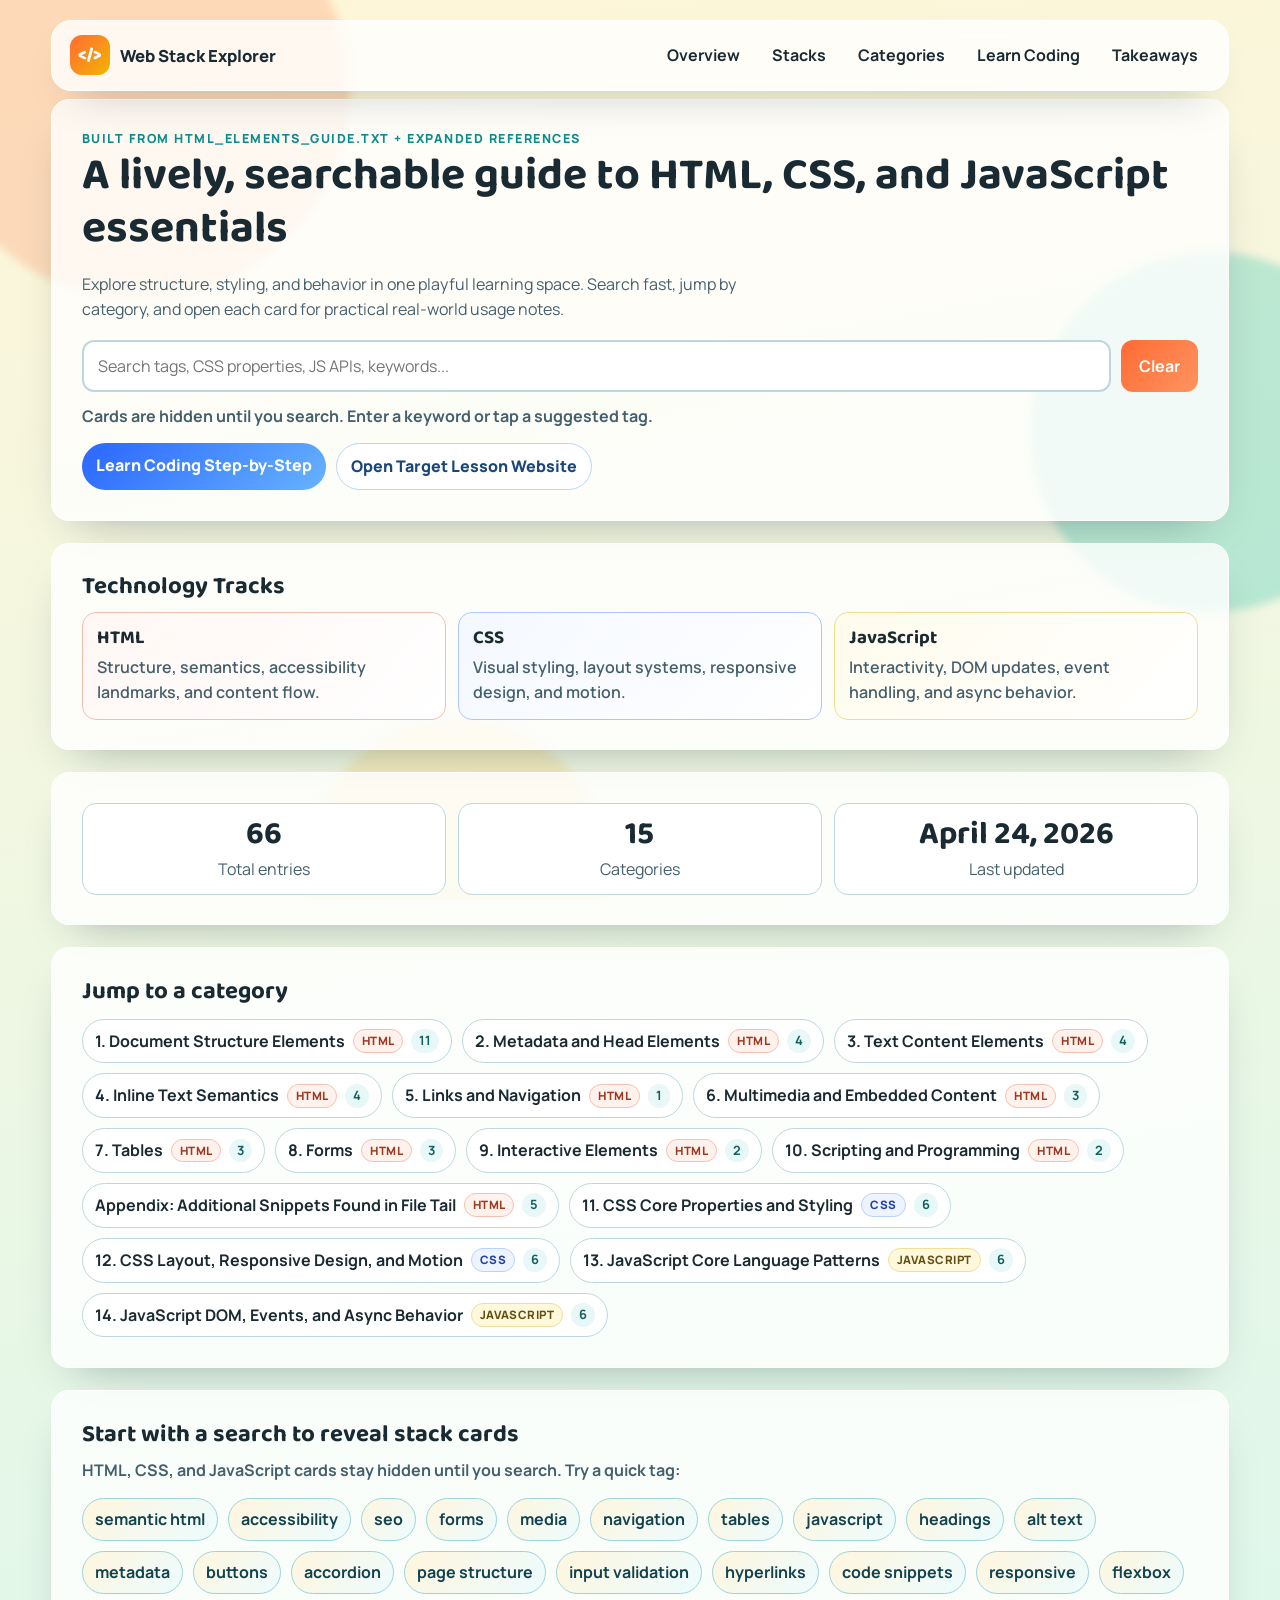
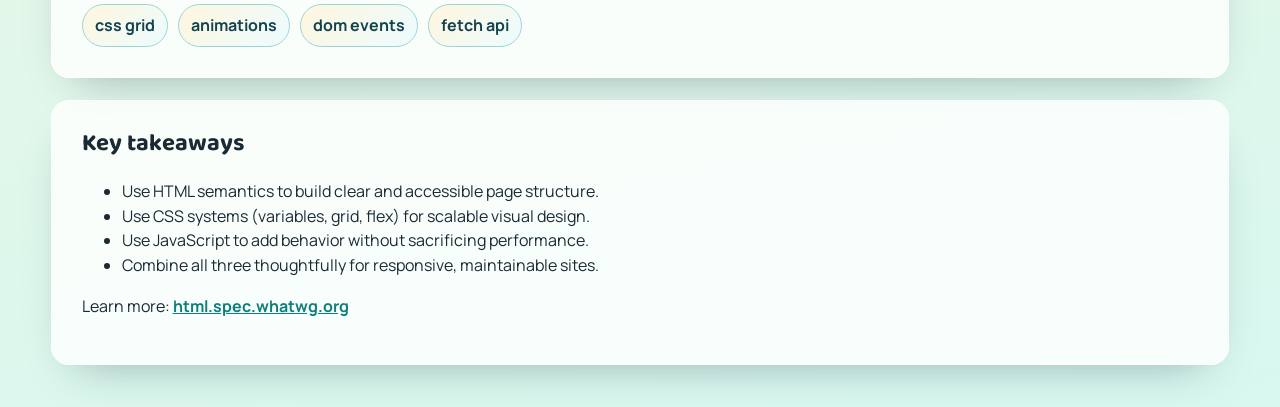
<file: index.html>
<!DOCTYPE html>
<html lang="en">
  <head>
    <meta charset="UTF-8" />
    <meta name="viewport" content="width=device-width, initial-scale=1.0" />
    <title>Web Stack Explorer</title>
    <link rel="preconnect" href="https://fonts.googleapis.com" />
    <link rel="preconnect" href="https://fonts.gstatic.com" crossorigin />
    <link
      href="https://fonts.googleapis.com/css2?family=Baloo+2:wght@500;700&family=Manrope:wght@400;600;700;800&display=swap"
      rel="stylesheet"
    />
    <link rel="stylesheet" href="styles.css" />
    <script src="script.js" defer></script>
  </head>
  <body>
    <div class="bg-layer" aria-hidden="true">
      <span class="orb orb-a"></span>
      <span class="orb orb-b"></span>
      <span class="orb orb-c"></span>
    </div>

    <header class="site-header">
      <a class="brand" href="#top" aria-label="Back to top">
        <span class="brand-badge">&lt;/&gt;</span>
        <span class="brand-text">Web Stack Explorer</span>
      </a>
      <nav class="main-nav" aria-label="Primary navigation">
        <a href="#overview">Overview</a>
        <a href="#stack-guide">Stacks</a>
        <a href="#category-jump">Categories</a>
        <a href="learn.html">Learn Coding</a>
        <a href="#conclusion">Takeaways</a>
      </nav>
    </header>

    <main id="top">
      <section class="hero" id="overview">
        <p class="eyebrow">Built from html_elements_guide.txt + expanded references</p>
        <h1>A lively, searchable guide to HTML, CSS, and JavaScript essentials</h1>
        <p class="hero-copy">
          Explore structure, styling, and behavior in one playful learning
          space. Search fast, jump by category, and open each card for practical
          real-world usage notes.
        </p>

        <div class="search-wrap">
          <label for="searchInput" class="sr-only"
            >Search topics or keywords</label
          >
          <input
            id="searchInput"
            type="search"
            placeholder="Search tags, CSS properties, JS APIs, keywords..."
            autocomplete="off"
          />
          <button id="clearSearch" type="button">Clear</button>
        </div>
        <p id="resultInfo" class="result-info"></p>
        <div class="hero-actions">
          <a class="learn-coding-btn" href="learn.html">Learn Coding Step-by-Step</a>
          <a
            class="target-preview-btn"
            href="lesson%20website/lesson%20result.html"
            target="_blank"
            rel="noreferrer"
            >Open Target Lesson Website</a
          >
        </div>
      </section>

      <section id="stack-guide" class="stack-guide" aria-label="Technology tracks">
        <h2>Technology Tracks</h2>
        <div class="stack-grid">
          <article class="stack-item stack-html">
            <h3>HTML</h3>
            <p>Structure, semantics, accessibility landmarks, and content flow.</p>
          </article>
          <article class="stack-item stack-css">
            <h3>CSS</h3>
            <p>Visual styling, layout systems, responsive design, and motion.</p>
          </article>
          <article class="stack-item stack-js">
            <h3>JavaScript</h3>
            <p>Interactivity, DOM updates, event handling, and async behavior.</p>
          </article>
        </div>
      </section>

      <section class="stats" aria-label="Guide statistics">
        <article>
          <h2 id="totalElements">0</h2>
          <p>Total entries</p>
        </article>
        <article>
          <h2 id="totalCategories">0</h2>
          <p>Categories</p>
        </article>
        <article>
          <h2 id="lastUpdated">-</h2>
          <p>Last updated</p>
        </article>
      </section>

      <section id="category-jump" class="jump-section">
        <h2>Jump to a category</h2>
        <div id="categoryChips" class="chip-list"></div>
      </section>

      <section id="contentSections" class="content-sections"></section>

      <section id="conclusion" class="conclusion">
        <h2>Key takeaways</h2>
        <ul>
          <li>Use HTML semantics to build clear and accessible page structure.</li>
          <li>Use CSS systems (variables, grid, flex) for scalable visual design.</li>
          <li>Use JavaScript to add behavior without sacrificing performance.</li>
          <li>Combine all three thoughtfully for responsive, maintainable sites.</li>
        </ul>
        <p>
          Learn more:
          <a href="https://html.spec.whatwg.org/" target="_blank" rel="noreferrer"
            >html.spec.whatwg.org</a
          >
        </p>
      </section>
    </main>
  </body>
</html>
</file>
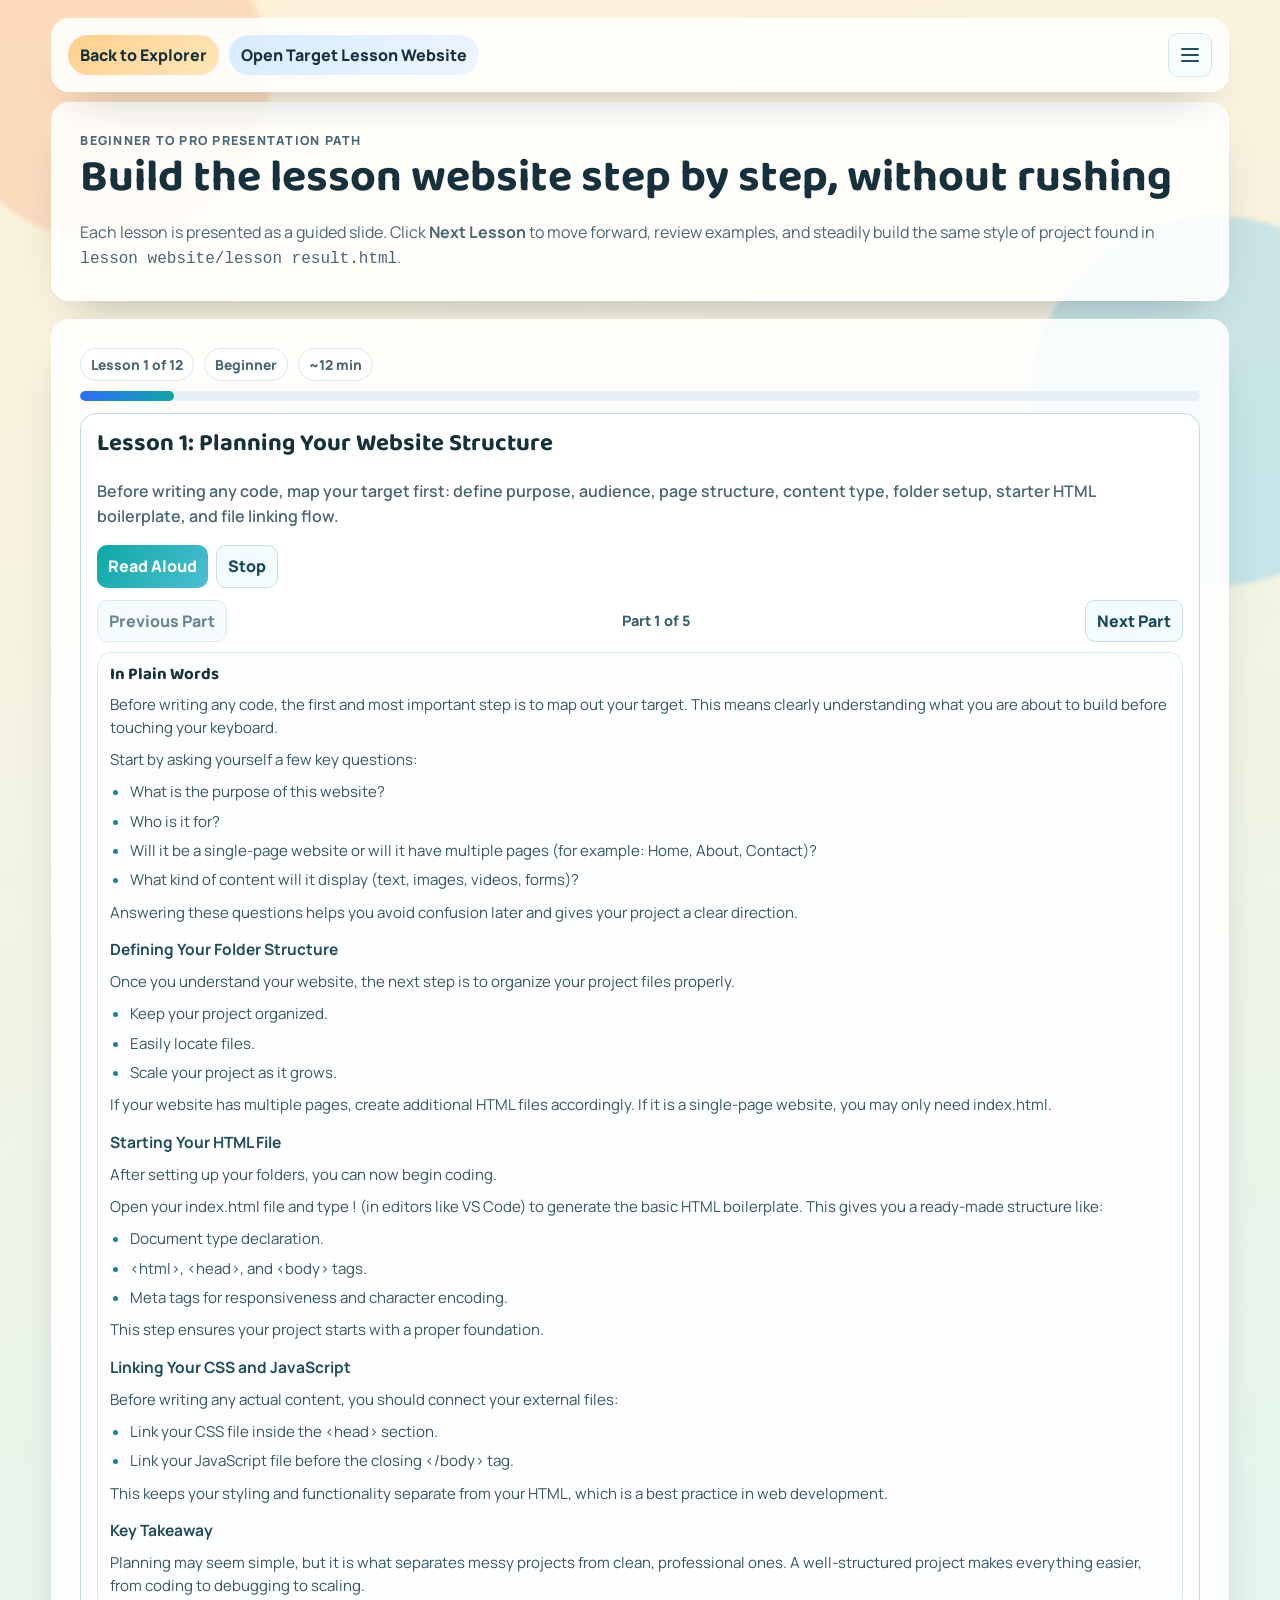
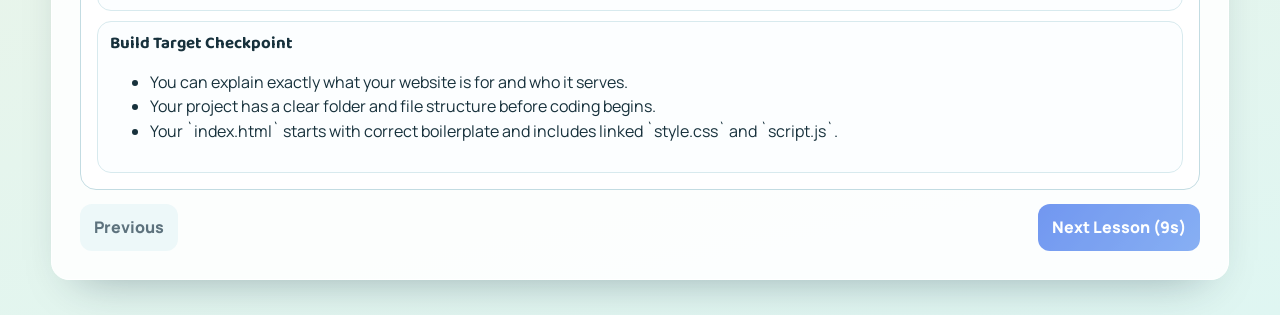
<file: learn.html>
<!DOCTYPE html>
<html lang="en">
  <head>
    <meta charset="UTF-8" />
    <meta name="viewport" content="width=device-width, initial-scale=1.0" />
    <title>Learn Coding Path | Web Stack Explorer</title>
    <link rel="preconnect" href="https://fonts.googleapis.com" />
    <link rel="preconnect" href="https://fonts.gstatic.com" crossorigin />
    <link
      href="https://fonts.googleapis.com/css2?family=Baloo+2:wght@600;700&family=Manrope:wght@400;600;700;800&display=swap"
      rel="stylesheet"
    />
    <link rel="stylesheet" href="learn.css" />
    <script src="learn.js" defer></script>
  </head>
  <body>
    <div class="bg-layer" aria-hidden="true">
      <span class="shape shape-a"></span>
      <span class="shape shape-b"></span>
      <span class="shape shape-c"></span>
    </div>

    <header class="learn-header">
      <div class="header-links">
        <a class="back-link" href="index.html">Back to Explorer</a>
        <a
          class="target-link"
          href="lesson%20website/lesson%20result.html"
          target="_blank"
          rel="noreferrer"
          >Open Target Lesson Website</a
        >
      </div>
      <aside class="roadmap-drawer" aria-label="Lesson menu">
        <button
          id="roadmapToggle"
          class="roadmap-toggle"
          type="button"
          aria-expanded="false"
          aria-controls="roadmapBody"
          aria-label="Open lesson roadmap"
          title="Open lesson roadmap"
        >
          <span class="roadmap-toggle-icon" aria-hidden="true">
            <span></span>
            <span></span>
            <span></span>
          </span>
        </button>
        <div id="roadmapBody" class="roadmap-body">
          <h2>Course Roadmap</h2>
          <ol id="roadmapList"></ol>
        </div>
      </aside>
    </header>

    <main class="learn-main">
      <section class="intro">
        <p class="eyebrow">Beginner to Pro Presentation Path</p>
        <h1>Build the lesson website step by step, without rushing</h1>
        <p>
          Each lesson is presented as a guided slide. Click
          <strong>Next Lesson</strong> to move forward, review examples, and
          steadily build the same style of project found in
          <code>lesson website/lesson result.html</code>.
        </p>
      </section>

      <section class="presentation" aria-live="polite">
        <div class="progress-wrap">
          <div class="progress-meta">
            <span id="lessonCounter">Lesson 1 of 12</span>
            <span id="lessonLevel">Beginner</span>
            <span id="lessonReadTime">~8 min</span>
          </div>
          <div class="progress-bar">
            <span id="progressFill"></span>
          </div>
        </div>

        <article id="lessonCard" class="lesson-card">
          <h2 id="lessonTitle"></h2>
          <p id="lessonSummary" class="lesson-summary"></p>
          <div class="tts-controls" aria-label="Text to speech controls">
            <button id="ttsPlay" type="button">Read Aloud</button>
            <button id="ttsStop" type="button">Stop</button>
          </div>

          <div class="part-controls" aria-label="Lesson part navigation">
            <button id="prevPartBtn" type="button">Previous Part</button>
            <span id="partCounter">Part 1 of 5</span>
            <button id="nextPartBtn" type="button">Next Part</button>
          </div>

          <div class="lesson-slide-window">
            <div id="lessonSlidesTrack" class="lesson-slides-track">
              <section class="lesson-slide">
                <article class="explain-panel">
                  <h3>In Plain Words</h3>
                  <div id="lessonExplain" class="lesson-explain-body"></div>
                </article>
                <article class="checkpoint-panel">
                  <h3>Build Target Checkpoint</h3>
                  <ul id="lessonCheckpoint"></ul>
                </article>
              </section>

              <section class="lesson-slide">
                <section class="split-panels">
                  <article class="do-panel">
                    <h3>What You Should Do</h3>
                    <ul id="lessonDo"></ul>
                  </article>
                  <article class="dont-panel">
                    <h3>What You Should Avoid</h3>
                    <ul id="lessonDont"></ul>
                  </article>
                </section>
              </section>

              <section class="lesson-slide">
                <section class="lesson-columns lesson-columns-single">
                  <section>
                    <h3>What You Learn</h3>
                    <ul id="lessonPoints"></ul>
                  </section>
                </section>
              </section>

              <section class="lesson-slide">
                <section class="element-explain">
                  <h3>Elements Used in This Lesson</h3>
                  <p class="element-note">
                    This list includes repeated elements so you can keep
                    seeing them in context.
                  </p>
                  <div class="element-scroll">
                    <div id="lessonElements" class="element-grid"></div>
                  </div>
                </section>
              </section>

              <section class="lesson-slide">
                <section class="snippet-wrap">
                  <div class="snippet-head">
                    <span id="codeLabel">HTML Example</span>
                    <button id="copySnippet" type="button">Copy Example</button>
                  </div>
                  <pre><code id="lessonSnippet"></code></pre>
                </section>
                <p id="slowTip" class="slow-tip"></p>
              </section>
            </div>
          </div>
        </article>

        <div class="controls">
          <button id="prevBtn" type="button">Previous</button>
          <button id="nextBtn" type="button">Next Lesson</button>
        </div>
      </section>
    </main>
  </body>
</html>
</file>
<file: styles.css>
:root {
  --bg-top: #fff6d8;
  --bg-bottom: #d8f8f0;
  --surface: #ffffffcc;
  --surface-strong: #ffffff;
  --text: #1a2a33;
  --muted: #45606d;
  --accent: #ff6b35;
  --accent-2: #0aa8a8;
  --accent-3: #f4b400;
  --html: #e34f26;
  --css: #2965f1;
  --js: #f0db4f;
  --js-text: #3b3112;
  --border: #bdd8dd;
  --shadow: 0 20px 45px -25px rgba(12, 40, 56, 0.4);
  --radius: 18px;
}

*,
*::before,
*::after {
  box-sizing: border-box;
}

html {
  scroll-behavior: smooth;
}

body {
  margin: 0;
  font-family: "Manrope", sans-serif;
  color: var(--text);
  background: linear-gradient(170deg, var(--bg-top), var(--bg-bottom));
  min-height: 100vh;
  line-height: 1.55;
}

.bg-layer {
  position: fixed;
  inset: 0;
  pointer-events: none;
  z-index: -1;
  overflow: hidden;
}

.orb {
  position: absolute;
  border-radius: 50%;
  filter: blur(4px);
  opacity: 0.24;
  animation: drift 11s ease-in-out infinite alternate;
}

.orb-a {
  width: 420px;
  height: 420px;
  background: #ff7f50;
  top: -120px;
  left: -70px;
}

.orb-b {
  width: 360px;
  height: 360px;
  background: #00b8a9;
  right: -110px;
  top: 28%;
  animation-delay: 1.2s;
}

.orb-c {
  width: 300px;
  height: 300px;
  background: #f9c74f;
  left: 24%;
  bottom: -120px;
  animation-delay: 2.4s;
}

@keyframes drift {
  from {
    transform: translateY(0) translateX(0) scale(1);
  }
  to {
    transform: translateY(-22px) translateX(18px) scale(1.1);
  }
}

.site-header {
  width: min(1200px, 92%);
  margin: 20px auto 8px;
  display: flex;
  justify-content: space-between;
  align-items: center;
  gap: 18px;
  padding: 14px 18px;
  border-radius: 20px;
  background: var(--surface);
  border: 1px solid #ffffff;
  box-shadow: var(--shadow);
  position: sticky;
  top: 10px;
  backdrop-filter: blur(8px);
  z-index: 20;
}

.brand {
  display: inline-flex;
  align-items: center;
  gap: 10px;
  text-decoration: none;
  color: var(--text);
  font-weight: 800;
}

.brand-badge {
  display: grid;
  place-items: center;
  width: 40px;
  height: 40px;
  border-radius: 12px;
  background: linear-gradient(130deg, var(--accent), var(--accent-3));
  color: #fff;
  font-family: "Baloo 2", cursive;
  font-size: 1.1rem;
}

.brand-text {
  font-size: 1.04rem;
}

.main-nav {
  display: flex;
  flex-wrap: wrap;
  gap: 8px;
}

.main-nav a {
  text-decoration: none;
  color: var(--text);
  font-weight: 700;
  padding: 8px 12px;
  border-radius: 999px;
  transition: all 0.18s ease;
}

.main-nav a:hover,
.main-nav a:focus-visible {
  outline: none;
  color: #fff;
  background: linear-gradient(130deg, var(--accent-2), #11c9c9);
  transform: translateY(-1px);
}

main {
  width: min(1200px, 92%);
  margin: 0 auto 42px;
  display: grid;
  gap: 22px;
}

.hero,
.stats,
.stack-guide,
.jump-section,
.conclusion {
  background: var(--surface);
  border: 1px solid #ffffff;
  border-radius: var(--radius);
  box-shadow: var(--shadow);
  padding: clamp(18px, 2.3vw, 30px);
}

.eyebrow {
  font-weight: 800;
  margin: 0;
  color: #0a8d8d;
  text-transform: uppercase;
  font-size: 0.78rem;
  letter-spacing: 0.12em;
}

h1,
h2,
h3,
h4 {
  font-family: "Baloo 2", cursive;
  margin-top: 0;
  line-height: 1.2;
}

h1 {
  font-size: clamp(1.8rem, 4vw, 2.8rem);
  margin-bottom: 10px;
}

.hero-copy {
  max-width: 70ch;
  margin-bottom: 18px;
  color: var(--muted);
}

.search-wrap {
  display: flex;
  gap: 10px;
  flex-wrap: wrap;
}

.search-wrap input {
  flex: 1 1 280px;
  border: 2px solid var(--border);
  border-radius: 12px;
  padding: 12px 14px;
  font: inherit;
  transition: border-color 0.2s ease, box-shadow 0.2s ease;
}

.search-wrap input:focus {
  outline: none;
  border-color: var(--accent-2);
  box-shadow: 0 0 0 4px #0aa8a82e;
}

.search-wrap button {
  border: 0;
  border-radius: 12px;
  padding: 12px 18px;
  font: inherit;
  font-weight: 700;
  color: #fff;
  cursor: pointer;
  background: linear-gradient(130deg, var(--accent), #ff945f);
  transition: transform 0.16s ease, filter 0.16s ease;
}

.search-wrap button:hover,
.search-wrap button:focus-visible {
  outline: none;
  transform: translateY(-1px);
  filter: brightness(1.04);
}

.result-info {
  margin-bottom: 0;
  margin-top: 12px;
  color: var(--muted);
  font-weight: 700;
}

.hero-actions {
  margin-top: 14px;
  display: flex;
  flex-wrap: wrap;
  gap: 10px;
}

.learn-coding-btn,
.target-preview-btn {
  text-decoration: none;
  border-radius: 999px;
  padding: 10px 14px;
  font-weight: 800;
  transition: transform 0.18s ease, filter 0.18s ease;
}

.learn-coding-btn {
  background: linear-gradient(135deg, #2a66ff, #66b3ff);
  color: #fff;
}

.target-preview-btn {
  background: #fff;
  color: #1a4777;
  border: 1px solid #b7d5f7;
}

.learn-coding-btn:hover,
.learn-coding-btn:focus-visible,
.target-preview-btn:hover,
.target-preview-btn:focus-visible {
  outline: none;
  transform: translateY(-1px);
  filter: brightness(1.03);
}

.stack-guide h2 {
  margin-bottom: 10px;
}

.stack-grid {
  display: grid;
  grid-template-columns: repeat(3, minmax(0, 1fr));
  gap: 12px;
}

.stack-item {
  border-radius: 14px;
  padding: 14px;
  border: 1px solid var(--border);
  background: #fff;
}

.stack-item h3 {
  margin-bottom: 6px;
}

.stack-item p {
  margin: 0;
  color: var(--muted);
  font-weight: 600;
}

.stack-html {
  border-color: #f7bcab;
  background: linear-gradient(130deg, #fff7f4, #fff);
}

.stack-css {
  border-color: #aec6ff;
  background: linear-gradient(130deg, #f4f8ff, #fff);
}

.stack-js {
  border-color: #f1dc8d;
  background: linear-gradient(130deg, #fffced, #fff);
}

.stats {
  display: grid;
  grid-template-columns: repeat(3, minmax(0, 1fr));
  gap: 12px;
}

.stats article {
  background: var(--surface-strong);
  border: 1px solid var(--border);
  border-radius: 14px;
  padding: 12px;
  text-align: center;
}

.stats h2 {
  margin: 0;
  font-size: clamp(1.3rem, 3vw, 2rem);
}

.stats p {
  margin: 3px 0 0;
  color: var(--muted);
}

.jump-section h2 {
  margin-bottom: 12px;
}

.chip-list {
  display: flex;
  flex-wrap: wrap;
  gap: 10px;
}

.chip {
  display: inline-flex;
  align-items: center;
  gap: 8px;
  text-decoration: none;
  color: var(--text);
  border: 1px solid var(--border);
  border-radius: 999px;
  padding: 9px 12px;
  background: #fff;
  font-weight: 700;
  transition: all 0.17s ease;
}

.chip:hover,
.chip:focus-visible {
  outline: none;
  transform: translateY(-1px);
  border-color: transparent;
  color: #fff;
  background: linear-gradient(130deg, var(--accent-2), #13bfbf);
}

.chip-count {
  font-size: 0.8rem;
  padding: 2px 8px;
  border-radius: 999px;
  background: #e8f7f7;
  color: #12615f;
}

.chip:hover .chip-count,
.chip:focus-visible .chip-count {
  background: #ffffff2a;
  color: #fff;
}

.chip-domain {
  font-size: 0.72rem;
  font-weight: 800;
  text-transform: uppercase;
  letter-spacing: 0.04em;
  padding: 2px 8px;
  border-radius: 999px;
  border: 1px solid #d7e7ea;
  background: #f4fbfc;
}

.chip-html .chip-domain {
  border-color: #f6c0b0;
  background: #fff2ed;
  color: #9e381f;
}

.chip-css .chip-domain {
  border-color: #bad0ff;
  background: #eef4ff;
  color: #24439f;
}

.chip-js .chip-domain {
  border-color: #f1de9d;
  background: #fff8db;
  color: #5f5214;
}

.content-sections {
  display: grid;
  gap: 18px;
}

.category-section {
  background: var(--surface);
  border: 1px solid #ffffff;
  border-radius: var(--radius);
  box-shadow: var(--shadow);
  padding: clamp(18px, 2.1vw, 28px);
  transform: translateY(18px);
  opacity: 0;
  transition: transform 0.45s ease, opacity 0.45s ease;
}

.category-section.revealed {
  transform: translateY(0);
  opacity: 1;
}

.category-title-row {
  display: flex;
  align-items: baseline;
  justify-content: space-between;
  gap: 10px;
  margin-bottom: 10px;
}

.category-title-row p {
  margin: 0;
  color: var(--muted);
  font-weight: 700;
}

.category-title-main {
  display: flex;
  align-items: center;
  gap: 10px;
  flex-wrap: wrap;
}

.tech-badge {
  display: inline-flex;
  align-items: center;
  border-radius: 999px;
  font-size: 0.74rem;
  padding: 4px 9px;
  font-weight: 800;
  letter-spacing: 0.05em;
  text-transform: uppercase;
}

.tech-badge-html {
  color: #9e381f;
  border: 1px solid #f6b7a3;
  background: #fff0ea;
}

.tech-badge-css {
  color: #1f469f;
  border: 1px solid #b5cbff;
  background: #edf3ff;
}

.tech-badge-js {
  color: #564a12;
  border: 1px solid #ecd67f;
  background: #fff8d8;
}

.cards-grid {
  display: grid;
  gap: 12px;
  grid-template-columns: repeat(auto-fit, minmax(245px, 1fr));
}

.element-card {
  border: 1px solid var(--border);
  background: var(--surface-strong);
  border-radius: 14px;
  padding: 14px;
  display: grid;
  gap: 8px;
  transition: transform 0.2s ease, border-color 0.2s ease, box-shadow 0.2s ease;
}

.element-card:hover,
.element-card:focus-within {
  transform: translateY(-4px);
  border-color: #84b8c0;
  box-shadow: 0 18px 30px -22px rgba(12, 40, 56, 0.6);
}

.element-card h4 {
  margin: 0;
  font-size: 1.15rem;
  color: #133a48;
}

.category-section-html {
  border-top: 4px solid #ef9a83;
}

.category-section-css {
  border-top: 4px solid #87aefc;
}

.category-section-js {
  border-top: 4px solid #eacf67;
}

.element-card-html {
  border-color: #ecc6ba;
}

.element-card-css {
  border-color: #bfd0f7;
}

.element-card-js {
  border-color: #eadca5;
}

.syntax-pill {
  display: inline-block;
  width: fit-content;
  border-radius: 999px;
  background: #e5f5f8;
  color: #0e6d82;
  border: 1px solid #c0dfe4;
  font-family: ui-monospace, SFMono-Regular, Menlo, monospace;
  font-size: 0.82rem;
  padding: 5px 10px;
}

.detail {
  margin: 0;
  color: var(--muted);
  font-size: 0.94rem;
}

.detail strong {
  color: var(--text);
}

.code-example {
  margin: 0;
  padding: 9px 11px;
  border-radius: 10px;
  border: 1px solid #d9ebef;
  background: #f5fbfc;
  font-family: ui-monospace, SFMono-Regular, Menlo, monospace;
  font-size: 0.84rem;
  overflow-x: auto;
}

.match-hit {
  outline: 2px solid #ffae7d;
  outline-offset: 1px;
}

.deep-notes {
  border: 1px dashed #9acfd6;
  border-radius: 12px;
  background: linear-gradient(140deg, #fffdf4, #f0fbff);
  padding: 8px 10px 10px;
}

.deep-notes summary {
  cursor: pointer;
  font-weight: 800;
  color: #0f6c7a;
  list-style: none;
  display: flex;
  align-items: center;
  gap: 8px;
}

.deep-notes summary::-webkit-details-marker {
  display: none;
}

.deep-notes summary::before {
  content: "+";
  display: grid;
  place-items: center;
  width: 22px;
  height: 22px;
  border-radius: 999px;
  background: linear-gradient(130deg, #11b0aa, #6bdac4);
  color: #fff;
  font-size: 0.92rem;
  font-weight: 800;
  transition: transform 0.2s ease;
}

.deep-notes[open] summary::before {
  content: "-";
  transform: rotate(180deg);
}

.note-list {
  margin: 8px 0 0;
  padding-left: 20px;
  display: grid;
  gap: 7px;
  color: #395c66;
  font-size: 0.91rem;
}

.note-list li::marker {
  color: #ff6b35;
}

.search-hint {
  background: var(--surface);
  border: 1px solid #fff;
  border-radius: var(--radius);
  box-shadow: var(--shadow);
  padding: clamp(20px, 2.5vw, 30px);
}

.search-hint h2 {
  margin-bottom: 8px;
}

.search-hint p {
  margin-top: 0;
  color: var(--muted);
  font-weight: 700;
}

.tag-suggestions {
  display: flex;
  flex-wrap: wrap;
  gap: 10px;
}

.suggest-tag {
  border: 1px solid #9ad4d7;
  border-radius: 999px;
  background: linear-gradient(135deg, #fff6de, #ecfcff);
  color: #12434f;
  font: inherit;
  font-weight: 700;
  padding: 8px 12px;
  cursor: pointer;
  transition: transform 0.18s ease, border-color 0.18s ease, filter 0.18s ease;
}

.suggest-tag:hover,
.suggest-tag:focus-visible {
  outline: none;
  transform: translateY(-1px);
  border-color: transparent;
  filter: saturate(1.07);
  background: linear-gradient(135deg, #ffdd87, #7de5e9);
}

.no-results {
  background: var(--surface);
  border: 1px solid #fff;
  border-radius: var(--radius);
  padding: 24px;
  text-align: center;
  color: var(--muted);
  font-weight: 700;
}

.conclusion ul {
  margin-top: 8px;
  margin-bottom: 8px;
}

.conclusion a {
  color: #0d7f7c;
  font-weight: 700;
}

.sr-only {
  position: absolute;
  width: 1px;
  height: 1px;
  padding: 0;
  margin: -1px;
  overflow: hidden;
  clip: rect(0, 0, 0, 0);
  white-space: nowrap;
  border: 0;
}

@media (max-width: 900px) {
  .site-header {
    flex-direction: column;
    align-items: flex-start;
  }
}

@media (max-width: 760px) {
  .stats {
    grid-template-columns: 1fr;
  }

  .stack-grid {
    grid-template-columns: 1fr;
  }

  .cards-grid {
    grid-template-columns: 1fr;
  }
}

@media (prefers-reduced-motion: reduce) {
  *,
  *::before,
  *::after {
    animation: none !important;
    transition: none !important;
  }
}
</file>
<file: learn.css>
:root {
  --bg-top: #fef1d8;
  --bg-bottom: #dff6f2;
  --surface: #ffffffe0;
  --surface-strong: #fff;
  --text: #17313c;
  --muted: #496773;
  --border: #c3dce2;
  --accent: #f46c36;
  --accent-2: #0ca8a4;
  --accent-3: #2f6bff;
  --radius: 18px;
  --shadow: 0 22px 45px -26px rgba(10, 37, 55, 0.38);
}

*,
*::before,
*::after {
  box-sizing: border-box;
}

html {
  scroll-behavior: smooth;
}

body {
  margin: 0;
  min-height: 100vh;
  line-height: 1.55;
  color: var(--text);
  font-family: "Manrope", sans-serif;
  background: linear-gradient(168deg, var(--bg-top), var(--bg-bottom));
}

/* Theme-matched scrollbar styling */
* {
  scrollbar-width: thin;
  scrollbar-color: #5cb8ce #e9f5f8;
}

*::-webkit-scrollbar {
  width: 12px;
  height: 12px;
}

*::-webkit-scrollbar-track {
  background: linear-gradient(180deg, #f2fafc, #e6f2f6);
  border-radius: 999px;
}

*::-webkit-scrollbar-thumb {
  background: linear-gradient(180deg, #67c0d5, #2e8fa7);
  border-radius: 999px;
  border: 2px solid #e9f5f8;
}

*::-webkit-scrollbar-thumb:hover {
  background: linear-gradient(180deg, #4eb8d0, #277f95);
}

*::-webkit-scrollbar-corner {
  background: #e9f5f8;
}

.bg-layer {
  position: fixed;
  inset: 0;
  overflow: hidden;
  pointer-events: none;
  z-index: -1;
}

.shape {
  position: absolute;
  border-radius: 50%;
  opacity: 0.24;
  filter: blur(2px);
  animation: floaty 11s ease-in-out infinite alternate;
}

.shape-a {
  width: 330px;
  height: 330px;
  background: #ff9566;
  top: -90px;
  left: -60px;
}

.shape-b {
  width: 370px;
  height: 370px;
  background: #3cb7ff;
  top: 24%;
  right: -120px;
  animation-delay: 1.4s;
}

.shape-c {
  width: 260px;
  height: 260px;
  background: #42d0b8;
  left: 30%;
  bottom: -110px;
  animation-delay: 2.4s;
}

@keyframes floaty {
  from {
    transform: translateY(0) translateX(0) scale(1);
  }
  to {
    transform: translateY(-18px) translateX(18px) scale(1.08);
  }
}

.learn-header {
  width: min(1200px, 92%);
  margin: 18px auto 10px;
  display: flex;
  justify-content: space-between;
  align-items: center;
  gap: 10px;
  padding: 14px 16px;
  border-radius: 18px;
  border: 1px solid #fff;
  background: var(--surface);
  box-shadow: var(--shadow);
  position: sticky;
  top: 10px;
  z-index: 12;
  backdrop-filter: blur(8px);
}

.header-links {
  display: flex;
  gap: 10px;
  align-items: center;
  flex-wrap: wrap;
}

.roadmap-drawer {
  position: relative;
  margin-left: auto;
  z-index: 30;
}

.back-link,
.target-link {
  text-decoration: none;
  color: var(--text);
  font-weight: 800;
  border-radius: 999px;
  padding: 8px 12px;
}

.back-link {
  background: linear-gradient(136deg, #ffcf8d, #ffe7b9);
}

.target-link {
  background: linear-gradient(136deg, #d6ecff, #edf5ff);
}

.learn-main {
  width: min(1200px, 92%);
  margin: 0 auto 36px;
  display: grid;
  gap: 18px;
}

.intro,
.presentation {
  background: var(--surface);
  border: 1px solid #fff;
  border-radius: var(--radius);
  box-shadow: var(--shadow);
  padding: clamp(18px, 2.2vw, 30px);
}

.eyebrow {
  margin: 0;
  font-size: 0.78rem;
  text-transform: uppercase;
  letter-spacing: 0.1em;
  font-weight: 800;
  color: #0f8d89;
}

h1,
h2,
h3 {
  margin-top: 0;
  line-height: 1.2;
  font-family: "Baloo 2", cursive;
}

h1 {
  font-size: clamp(1.7rem, 3.8vw, 2.8rem);
  margin-bottom: 8px;
}

.intro p {
  margin-bottom: 0;
  color: var(--muted);
}

code {
  font-family: ui-monospace, SFMono-Regular, Menlo, monospace;
}

.progress-wrap {
  margin-bottom: 12px;
}

.progress-meta {
  display: flex;
  flex-wrap: wrap;
  gap: 10px;
  align-items: center;
  font-weight: 800;
  color: var(--muted);
}

.progress-meta span {
  border-radius: 999px;
  border: 1px solid #d4e7eb;
  background: #fff;
  padding: 5px 10px;
  font-size: 0.86rem;
}

.progress-bar {
  margin-top: 10px;
  height: 10px;
  border-radius: 999px;
  background: #e5f1f5;
  overflow: hidden;
}

#progressFill {
  display: block;
  height: 100%;
  width: 0;
  border-radius: inherit;
  background: linear-gradient(130deg, var(--accent-3), var(--accent-2));
  transition: width 0.45s ease;
}

.lesson-card {
  border: 1px solid var(--border);
  border-radius: 16px;
  background: var(--surface-strong);
  padding: 16px;
  transition: opacity 0.25s ease, transform 0.25s ease;
}

.lesson-card.is-switching {
  opacity: 0;
  transform: translateY(8px);
}

.lesson-summary {
  margin-top: 0;
  color: var(--muted);
  font-weight: 600;
}

.tts-controls {
  display: flex;
  flex-wrap: wrap;
  gap: 8px;
  margin-top: 8px;
  margin-bottom: 8px;
}

.tts-controls button {
  border-radius: 10px;
  padding: 8px 11px;
  font: inherit;
  font-weight: 800;
  cursor: pointer;
}

#ttsPlay {
  border: 0;
  color: #fff;
  background: linear-gradient(130deg, var(--accent-2), #4dbfd4);
}

#ttsStop {
  border: 1px solid #c9dfe5;
  color: #17485a;
  background: #f2fbfd;
}

.tts-controls button:disabled {
  cursor: not-allowed;
  opacity: 0.7;
}

.part-controls {
  margin-top: 12px;
  margin-bottom: 10px;
  display: flex;
  align-items: center;
  justify-content: space-between;
  gap: 8px;
}

.part-controls button {
  border: 1px solid #c9dfe5;
  border-radius: 10px;
  padding: 8px 11px;
  font: inherit;
  font-weight: 800;
  cursor: pointer;
  color: #17485a;
  background: #f2fbfd;
}

.part-controls button:disabled {
  cursor: not-allowed;
  opacity: 0.65;
}

#partCounter {
  font-weight: 800;
  color: #38606f;
  font-size: 0.9rem;
}

.lesson-slide-window {
  overflow: hidden;
  transition: height 0.28s ease;
}

.lesson-slides-track {
  display: flex;
  align-items: flex-start;
  transition: transform 0.35s ease;
}

.lesson-slide {
  min-width: 100%;
  display: grid;
  align-content: start;
  align-items: start;
  gap: 10px;
}

.lesson-slide article,
.lesson-slide section > article,
.lesson-slide .lesson-columns section,
.lesson-slide .element-explain {
  border-radius: 14px;
  padding: 12px;
  border: 1px solid #d8eaee;
  background: #fcfeff;
}

.lesson-slide h3 {
  margin-bottom: 7px;
  font-size: 1.05rem;
}

.lesson-explain-body {
  display: grid;
  gap: 9px;
  color: #365663;
  font-size: 0.94rem;
}

.lesson-explain-body p {
  margin: 0;
}

.lesson-explain-body h4 {
  margin: 4px 0 0;
  font-size: 0.97rem;
  color: #234c5b;
}

.lesson-explain-body ul {
  margin: 0;
  padding-left: 20px;
  display: grid;
  gap: 6px;
}

.lesson-explain-body li::marker {
  color: #1e7f9a;
}

.do-panel {
  background: #f1fff8;
  border-color: #cdeedd;
}

.dont-panel {
  background: #fff7f3;
  border-color: #f0ddd4;
}

.do-panel ul,
.dont-panel ul {
  margin: 0;
  padding-left: 20px;
  display: grid;
  gap: 6px;
  color: #34545f;
  font-size: 0.92rem;
}

.split-panels {
  display: grid;
  grid-template-columns: repeat(2, minmax(0, 1fr));
  align-items: start;
  gap: 10px;
}

.split-panels > article {
  height: fit-content;
  align-self: start;
}

.do-panel li::marker {
  color: #179368;
}

.dont-panel li::marker {
  color: #c85f38;
}

.lesson-columns {
  display: grid;
  grid-template-columns: repeat(2, minmax(0, 1fr));
  gap: 12px;
  margin-top: 10px;
  margin-bottom: 12px;
}

.lesson-columns-single {
  grid-template-columns: 1fr;
  margin-bottom: 0;
}

.lesson-columns section {
  border: 1px solid #dbecef;
  border-radius: 14px;
  padding: 12px;
  background: #fbfeff;
}

.lesson-columns h3 {
  margin-bottom: 8px;
  font-size: 1.1rem;
}

.lesson-columns ul {
  margin: 0;
  padding-left: 20px;
  display: grid;
  gap: 7px;
  color: #365360;
  font-size: 0.95rem;
}

.lesson-columns li::marker {
  color: var(--accent);
}

.element-explain {
  border: 1px solid #d6eaee;
  border-radius: 14px;
  background: #f9fdff;
  padding: 12px;
  margin-bottom: 12px;
}

.element-explain h3 {
  margin-bottom: 8px;
}

.element-note {
  margin-top: 0;
  margin-bottom: 9px;
  color: #426372;
  font-size: 0.9rem;
}

.element-scroll {
  max-height: 320px;
  overflow: auto;
  padding-right: 4px;
}

.element-grid {
  display: grid;
  gap: 9px;
  grid-template-columns: repeat(auto-fit, minmax(220px, 1fr));
}

.element-card-mini {
  border: 1px solid #d5e8ec;
  border-radius: 12px;
  background: #fff;
  padding: 10px;
}

.element-head {
  display: flex;
  align-items: center;
  justify-content: space-between;
  gap: 8px;
  margin-bottom: 6px;
}

.element-name {
  margin: 0;
  font-size: 0.96rem;
  font-family: ui-monospace, SFMono-Regular, Menlo, monospace;
}

.element-type {
  border-radius: 999px;
  border: 1px solid #c9e1e7;
  background: #edf8fb;
  color: #1f6172;
  font-size: 0.7rem;
  letter-spacing: 0.04em;
  padding: 2px 7px;
  font-weight: 800;
  text-transform: uppercase;
}

.element-card-mini p {
  margin: 0;
  color: #355762;
  font-size: 0.9rem;
}

.element-card-mini p + p {
  margin-top: 5px;
}

.snippet-wrap {
  border: 1px solid #d2e6ea;
  border-radius: 14px;
  background: #f6fcfd;
  overflow: hidden;
}

.snippet-head {
  display: flex;
  justify-content: space-between;
  align-items: center;
  gap: 10px;
  padding: 10px 12px;
  border-bottom: 1px solid #d2e6ea;
  background: #eefdff;
  font-weight: 800;
  color: #1a5f72;
}

#copySnippet {
  border: 0;
  border-radius: 8px;
  padding: 8px 10px;
  font: inherit;
  font-weight: 800;
  color: #fff;
  background: linear-gradient(130deg, var(--accent), #ff9868);
  cursor: pointer;
}

.snippet-wrap pre {
  margin: 0;
  max-height: 280px;
  overflow: auto;
  padding: 12px;
  font-family: ui-monospace, SFMono-Regular, Menlo, monospace;
  font-size: 0.86rem;
  line-height: 1.45;
}

.slow-tip {
  margin-top: 10px;
  margin-bottom: 0;
  color: #356576;
  font-weight: 700;
}

.controls {
  margin-top: 14px;
  display: flex;
  justify-content: space-between;
  gap: 10px;
}

.controls button {
  border: 0;
  border-radius: 12px;
  padding: 11px 14px;
  font: inherit;
  font-weight: 800;
  cursor: pointer;
}

#prevBtn {
  color: #163849;
  background: #e5f5f8;
}

#nextBtn {
  color: #fff;
  background: linear-gradient(130deg, var(--accent-3), #4e8fff);
}

.controls button:disabled {
  cursor: not-allowed;
  filter: grayscale(0.14);
  opacity: 0.7;
}

.roadmap-body h2 {
  margin-bottom: 8px;
}

.roadmap-toggle {
  width: 44px;
  height: 44px;
  border: 1px solid #d2e6ea;
  border-radius: 10px;
  background: #f8fdffef;
  color: #1f5060;
  font: inherit;
  font-weight: 800;
  display: flex;
  align-items: center;
  justify-content: center;
  padding: 0;
  cursor: pointer;
  transition: background 0.2s ease, border-color 0.2s ease, transform 0.2s ease;
}

.roadmap-toggle-icon {
  display: inline-grid;
  gap: 4px;
  width: 18px;
}

.roadmap-toggle-icon span {
  display: block;
  width: 18px;
  height: 2px;
  border-radius: 999px;
  background: #1f5060;
  transition: transform 0.24s ease, opacity 0.2s ease;
}

.roadmap-drawer.is-open .roadmap-toggle {
  background: #eaf6fb;
  border-color: #b8d6e2;
}

.roadmap-drawer.is-open .roadmap-toggle-icon span:nth-child(1) {
  transform: translateY(6px) rotate(45deg);
}

.roadmap-drawer.is-open .roadmap-toggle-icon span:nth-child(2) {
  opacity: 0;
}

.roadmap-drawer.is-open .roadmap-toggle-icon span:nth-child(3) {
  transform: translateY(-6px) rotate(-45deg);
}

.roadmap-body {
  position: absolute;
  top: calc(100% + 8px);
  right: 0;
  width: min(420px, 88vw);
  border: 1px solid #d2e6ea;
  border-radius: 14px;
  background: #fffffff2;
  box-shadow: var(--shadow);
  backdrop-filter: blur(8px);
  padding: 12px;
  max-height: min(72vh, 620px);
  overflow: auto;
  opacity: 0;
  transform: translateY(-8px) scale(0.98);
  transform-origin: top right;
  pointer-events: none;
  visibility: hidden;
  transition:
    opacity 0.24s ease,
    transform 0.24s ease,
    visibility 0.24s step-end;
}

.roadmap-drawer.is-open .roadmap-body {
  opacity: 1;
  transform: translateY(0) scale(1);
  pointer-events: auto;
  visibility: visible;
  transition:
    opacity 0.24s ease,
    transform 0.24s ease,
    visibility 0s step-start;
}

.roadmap-body ol {
  margin: 0;
  padding-left: 20px;
  display: grid;
  gap: 8px;
}

.roadmap-body li {
  color: #2f4d59;
}

.roadmap-step {
  width: 100%;
  text-align: left;
  border: 1px solid #d2e6ea;
  border-radius: 10px;
  padding: 9px 10px;
  background: #f8fcfd;
  cursor: pointer;
  font: inherit;
  color: inherit;
  opacity: 0;
  transform: translateY(-6px);
  transition:
    opacity 0.2s ease,
    transform 0.2s ease,
    background 0.2s ease,
    border-color 0.2s ease;
}

.roadmap-drawer.is-open .roadmap-step {
  opacity: 1;
  transform: translateY(0);
}

.roadmap-drawer.is-open .roadmap-body li:nth-child(1) .roadmap-step { transition-delay: 0.03s; }
.roadmap-drawer.is-open .roadmap-body li:nth-child(2) .roadmap-step { transition-delay: 0.05s; }
.roadmap-drawer.is-open .roadmap-body li:nth-child(3) .roadmap-step { transition-delay: 0.07s; }
.roadmap-drawer.is-open .roadmap-body li:nth-child(4) .roadmap-step { transition-delay: 0.09s; }
.roadmap-drawer.is-open .roadmap-body li:nth-child(5) .roadmap-step { transition-delay: 0.11s; }
.roadmap-drawer.is-open .roadmap-body li:nth-child(6) .roadmap-step { transition-delay: 0.13s; }
.roadmap-drawer.is-open .roadmap-body li:nth-child(7) .roadmap-step { transition-delay: 0.15s; }
.roadmap-drawer.is-open .roadmap-body li:nth-child(8) .roadmap-step { transition-delay: 0.17s; }
.roadmap-drawer.is-open .roadmap-body li:nth-child(9) .roadmap-step { transition-delay: 0.19s; }
.roadmap-drawer.is-open .roadmap-body li:nth-child(10) .roadmap-step { transition-delay: 0.21s; }
.roadmap-drawer.is-open .roadmap-body li:nth-child(11) .roadmap-step { transition-delay: 0.23s; }
.roadmap-drawer.is-open .roadmap-body li:nth-child(12) .roadmap-step { transition-delay: 0.25s; }

.roadmap-drawer:not(.is-open) .roadmap-step {
  transition-delay: 0s;
}

.roadmap-step.done {
  border-color: #b9e1ce;
  background: #eefff5;
}

.roadmap-step.current {
  border-color: #b9ccff;
  background: #eef3ff;
  font-weight: 800;
}

@media (max-width: 900px) {
  .learn-header {
    flex-direction: column;
    align-items: flex-start;
  }

  .roadmap-drawer {
    margin-left: 0;
  }

  .roadmap-body {
    left: 0;
    right: auto;
    width: min(420px, 92vw);
    transform-origin: top left;
  }
}

@media (max-width: 760px) {
  .lesson-columns {
    grid-template-columns: 1fr;
  }

  .split-panels {
    grid-template-columns: 1fr;
  }

  .part-controls {
    flex-wrap: wrap;
  }

  .controls {
    flex-direction: column;
  }
}

@media (prefers-reduced-motion: reduce) {
  *,
  *::before,
  *::after {
    animation: none !important;
    transition: none !important;
  }
}
</file>
